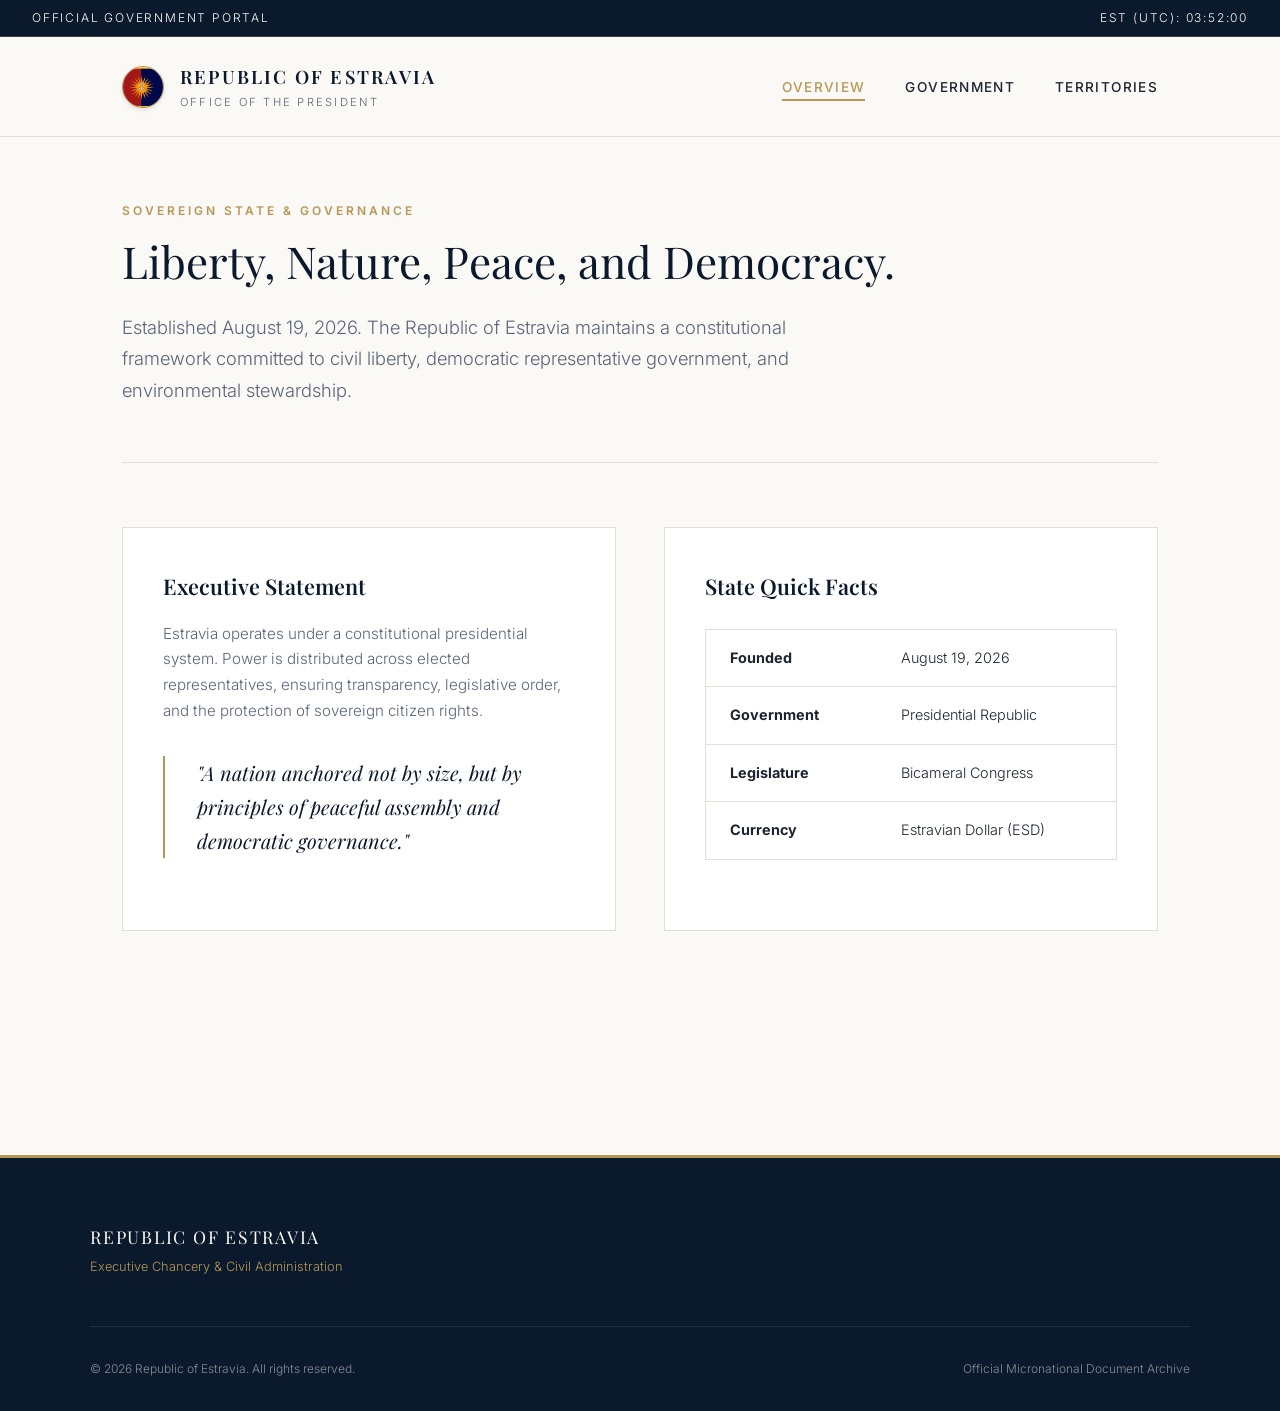
<file: index.html>
<!DOCTYPE html>
<html lang="en">
<head>
    <meta charset="UTF-8">
    <meta name="viewport" content="width=device-width, initial-scale=1.0">
    <title>Republic of Estravia | Executive Portal</title>
    <link rel="icon" type="image/png" href="IMG_2428.png">
    <link rel="preconnect" href="https://fonts.googleapis.com">
    <link rel="preconnect" href="https://fonts.gstatic.com" crossorigin>
    <link href="https://fonts.googleapis.com/css2?family=Inter:wght@300;400;500&family=Playfair+Display:ital,wght@0,400;0,600;1,400&display=swap" rel="stylesheet">
    <link rel="stylesheet" href="style.css">
</head>
<body>

    <div class="top-bar">
        <span>Official Government Portal</span>
        <span id="est-clock">EST (UTC): --:--:--</span>
    </div>

    <header>
        <div class="nav-container">
            <a href="index.html" class="brand">
                <img src="IMG_2429.png" alt="Flag of Estravia" class="nav-flag-icon">
                <div class="brand-text">
                    <h1>Republic of Estravia</h1>
                    <span>Office of the President</span>
                </div>
            </a>
            <nav>
                <ul>
                    <li><a href="index.html">Overview</a></li>
                    <li><a href="government.html">Government</a></li>
                    <li><a href="territories.html">Territories</a></li>
                </ul>
            </nav>
        </div>
    </header>

    <main>
        <section class="hero">
            <div class="kicker">Sovereign State & Governance</div>
            <h2 class="title">Liberty, Nature, Peace, and Democracy.</h2>
            <p class="lead">Established August 19, 2026. The Republic of Estravia maintains a constitutional framework committed to civil liberty, democratic representative government, and environmental stewardship.</p>
        </section>

        <section class="grid-2">
            <div class="panel">
                <h3>Executive Statement</h3>
                <p>Estravia operates under a constitutional presidential system. Power is distributed across elected representatives, ensuring transparency, legislative order, and the protection of sovereign citizen rights.</p>
                <blockquote>"A nation anchored not by size, but by principles of peaceful assembly and democratic governance."</blockquote>
            </div>

            <div class="panel">
                <h3>State Quick Facts</h3>
                <div class="table-container">
                    <table>
                        <tr>
                            <td><strong>Founded</strong></td>
                            <td>August 19, 2026</td>
                        </tr>
                        <tr>
                            <td><strong>Government</strong></td>
                            <td>Presidential Republic</td>
                        </tr>
                        <tr>
                            <td><strong>Legislature</strong></td>
                            <td>Bicameral Congress</td>
                        </tr>
                        <tr>
                            <td><strong>Currency</strong></td>
                            <td>Estravian Dollar (ESD)</td>
                        </tr>
                    </table>
                </div>
            </div>
        </section>

    </main>

    <footer>
        <div class="footer-container">
            <div>
                <div class="footer-brand">REPUBLIC OF ESTRAVIA</div>
                <div class="footer-sub">Executive Chancery & Civil Administration</div>
            </div>
        </div>
        <div class="footer-bottom">
            <span>&copy; 2026 Republic of Estravia. All rights reserved.</span>
            <span>Official Micronational Document Archive</span>
        </div>
    </footer>

    <script src="script.js"></script>
</body>
</html>
</file>
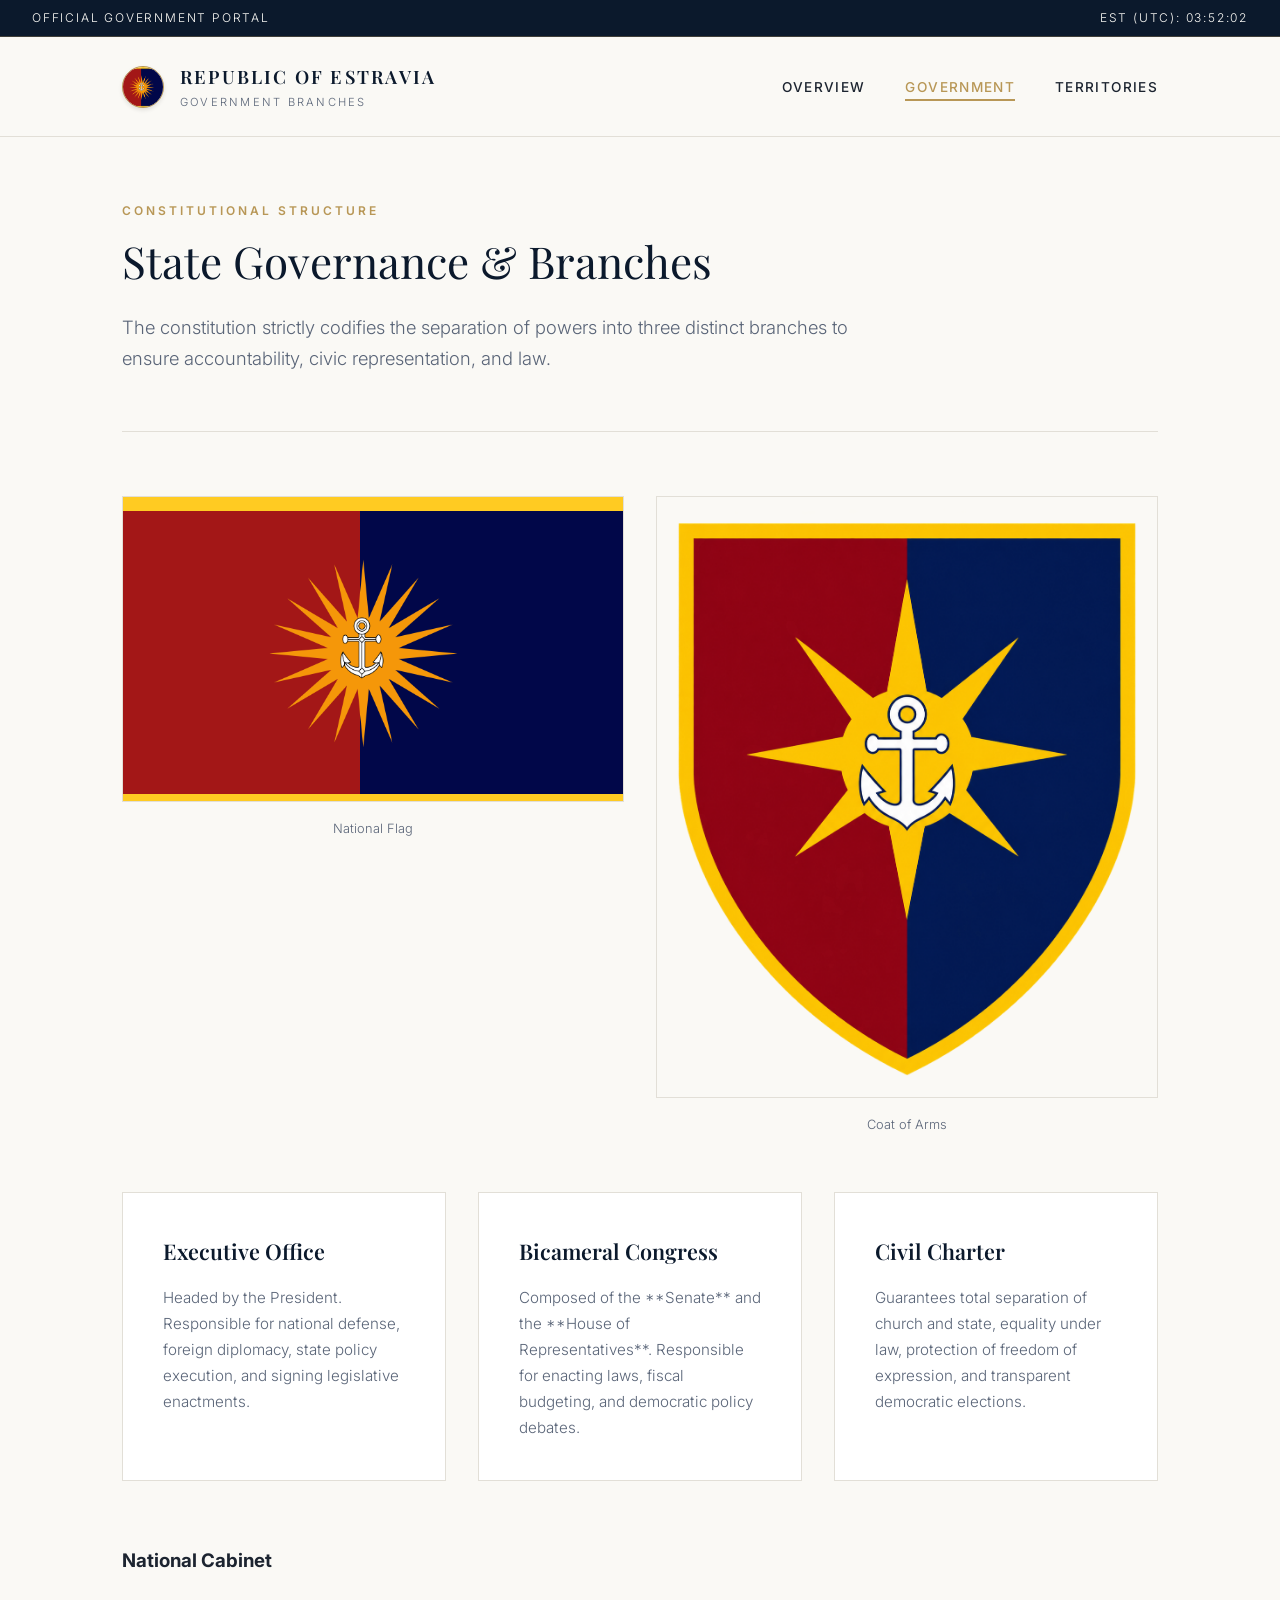
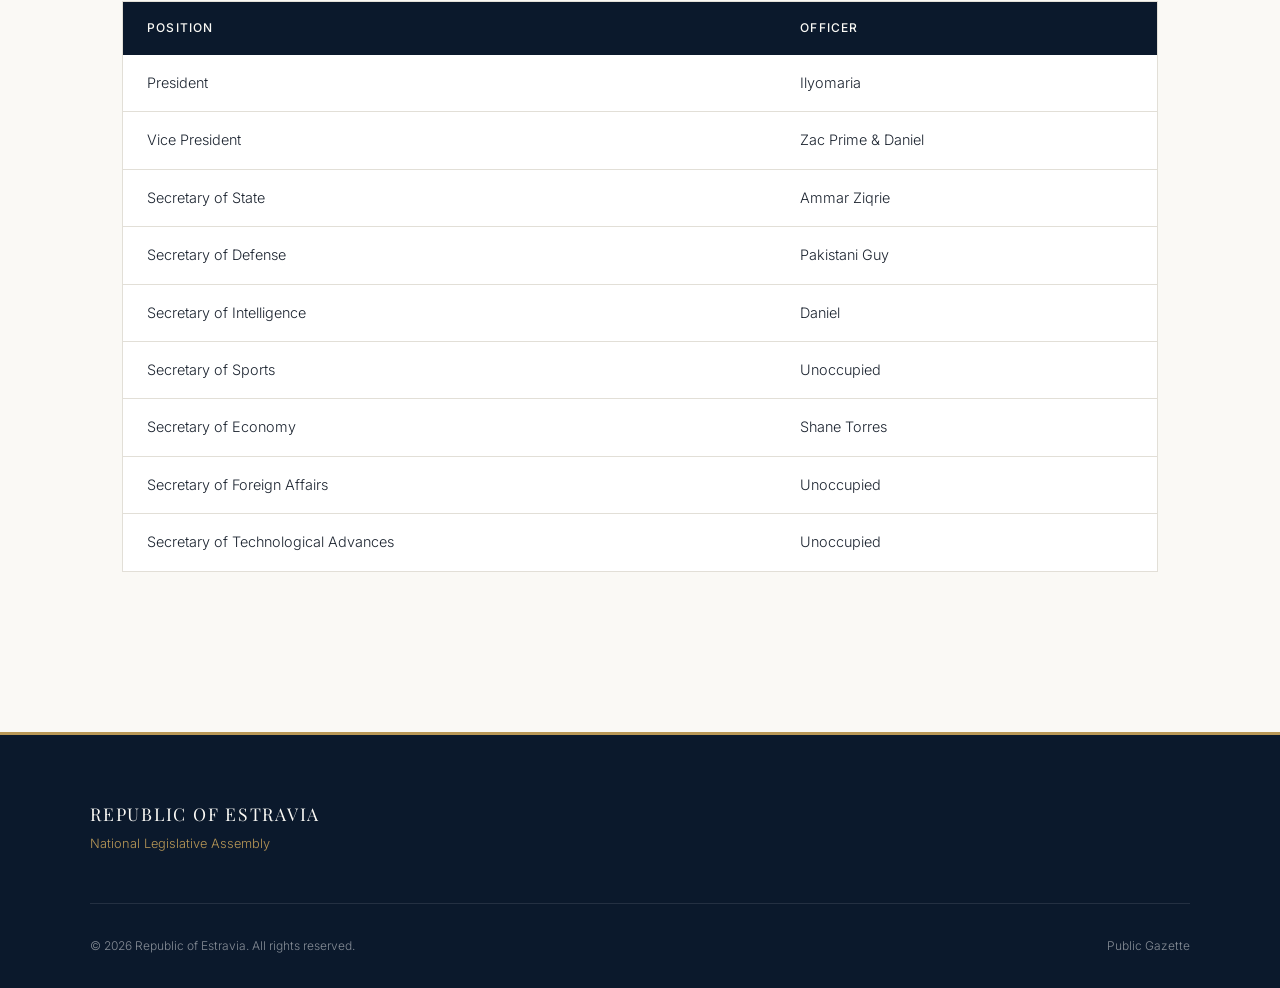
<file: government.html>
<!DOCTYPE html>
<html lang="en">
<head>
    <meta charset="UTF-8">
    <meta name="viewport" content="width=device-width, initial-scale=1.0">
    <title>Government & Governance | Republic of Estravia</title>
    <link rel="icon" type="image/png" href="IMG_2428.png">
    <link rel="preconnect" href="https://fonts.googleapis.com">
    <link rel="preconnect" href="https://fonts.gstatic.com" crossorigin>
    <link href="https://fonts.googleapis.com/css2?family=Inter:wght@300;400;500&family=Playfair+Display:ital,wght@0,400;0,600;1,400&display=swap" rel="stylesheet">
    <link rel="stylesheet" href="style.css">
</head>
<body>

    <div class="top-bar">
        <span>Official Government Portal</span>
        <span id="est-clock">EST (UTC): --:--:--</span>
    </div>

    <header>
        <div class="nav-container">
            <a href="index.html" class="brand">
                <img src="IMG_2429.png" alt="Flag of Estravia" class="nav-flag-icon">
                <div class="brand-text">
                    <h1>Republic of Estravia</h1>
                    <span>Government Branches</span>
                </div>
            </a>
            <nav>
                <ul>
                    <li><a href="index.html">Overview</a></li>
                    <li><a href="government.html">Government</a></li>
                    <li><a href="territories.html">Territories</a></li>
                </ul>
            </nav>
        </div>
    </header>

    <main>
        <section class="hero">
            <div class="kicker">Constitutional Structure</div>
            <h2 class="title">State Governance & Branches</h2>
            <p class="lead">The constitution strictly codifies the separation of powers into three distinct branches to ensure accountability, civic representation, and law.</p>
        </section>
        
        <section class="national-images">
            <div class="image-container">
                <img src="IMG_2429.png" alt="Flag of Estravia">
                <span>National Flag</span>
            </div>
            <div class="image-container">
                <img src="IMG_2428.png" alt="Coat of Arms of Estravia">
                <span>Coat of Arms</span>
            </div>
        </section>

        <section class="grid-3">
            <div class="panel">
                <h3>Executive Office</h3>
                <p>Headed by the President. Responsible for national defense, foreign diplomacy, state policy execution, and signing legislative enactments.</p>
            </div>

            <div class="panel">
                <h3>Bicameral Congress</h3>
                <p>Composed of the **Senate** and the **House of Representatives**. Responsible for enacting laws, fiscal budgeting, and democratic policy debates.</p>
            </div>

            <div class="panel">
                <h3>Civil Charter</h3>
                <p>Guarantees total separation of church and state, equality under law, protection of freedom of expression, and transparent democratic elections.</p>
            </div>
        </section>
        
        <section>
            <h3>National Cabinet</h3>
            <div class="table-container">
                <table>
                    <thead>
                        <tr>
                            <th>Position</th>
                            <th>Officer</th>
                        </tr>
                    </thead>
                    <tbody>
                        <tr><td>President</td><td>Ilyomaria</td></tr>
                        <tr><td>Vice President</td><td>Zac Prime & Daniel</td></tr>
                        <tr><td>Secretary of State</td><td>Ammar Ziqrie</td></tr>
                        <tr><td>Secretary of Defense</td><td>Pakistani Guy</td></tr>
                        <tr><td>Secretary of Intelligence</td><td>Daniel</td></tr>
                        <tr><td>Secretary of Sports</td><td>Unoccupied</td></tr>
                        <tr><td>Secretary of Economy</td><td>Shane Torres</td></tr>
                        <tr><td>Secretary of Foreign Affairs</td><td>Unoccupied</td></tr>
                        <tr><td>Secretary of Technological Advances</td><td>Unoccupied</td></tr>
                    </tbody>
                </table>
            </div>
        </section>

    </main>

    <footer>
        <div class="footer-container">
            <div>
                <div class="footer-brand">REPUBLIC OF ESTRAVIA</div>
                <div class="footer-sub">National Legislative Assembly</div>
            </div>
        </div>
        <div class="footer-bottom">
            <span>&copy; 2026 Republic of Estravia. All rights reserved.</span>
            <span>Public Gazette</span>
        </div>
    </footer>

    <script src="script.js"></script>
</body>
</html>
</file>
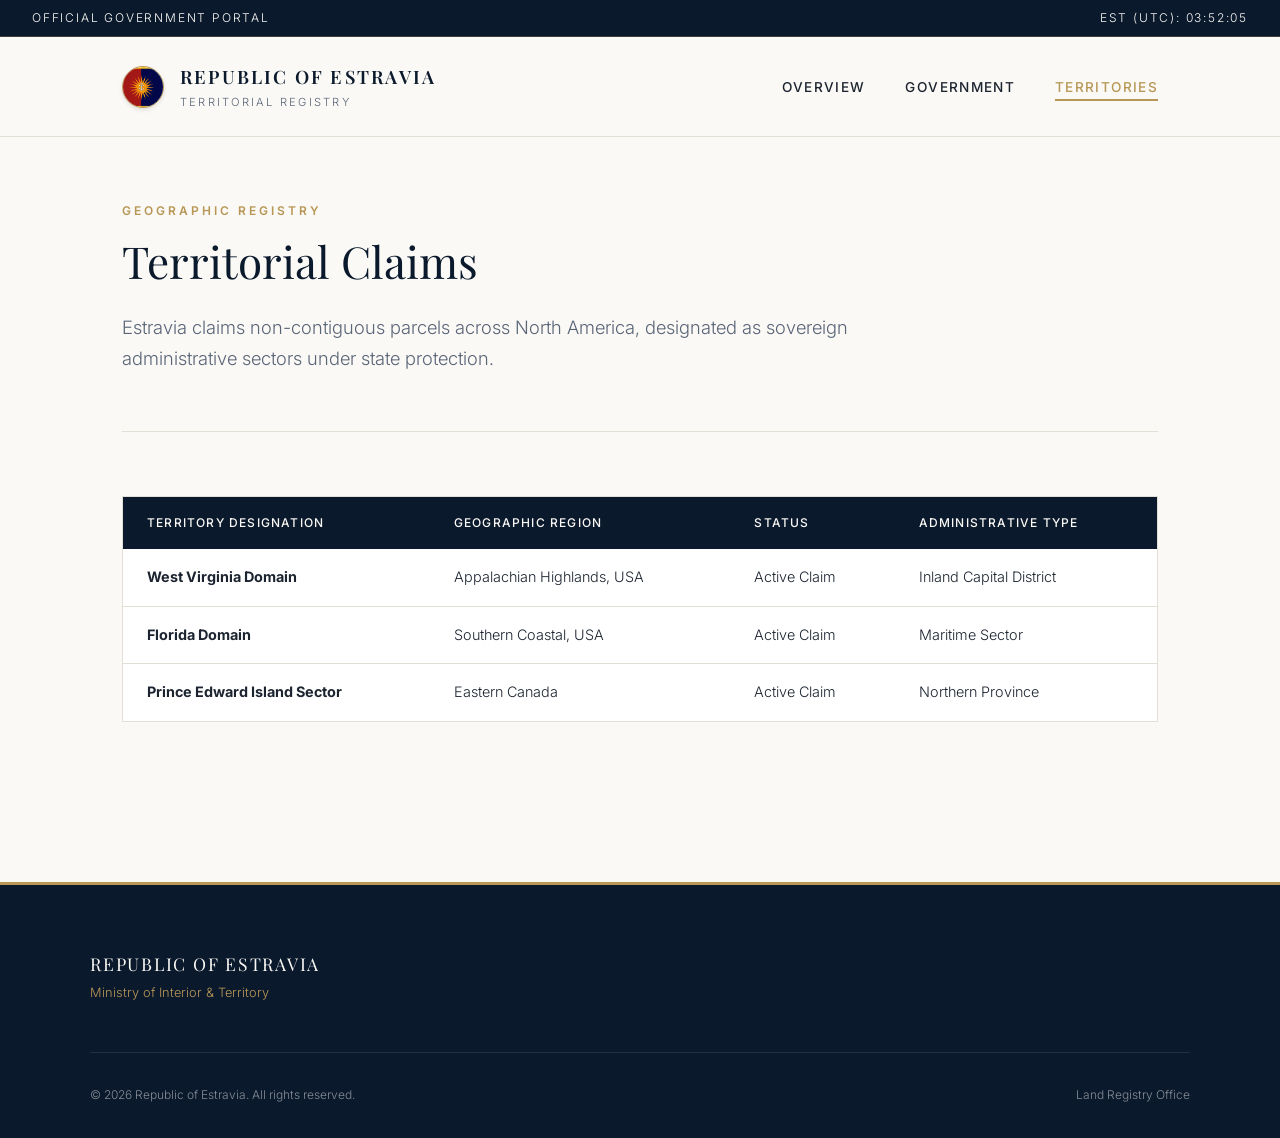
<file: territories.html>
<!DOCTYPE html>
<html lang="en">
<head>
    <meta charset="UTF-8">
    <meta name="viewport" content="width=device-width, initial-scale=1.0">
    <title>Territories & Land Registry | Republic of Estravia</title>
    <link rel="icon" type="image/png" href="IMG_2428.png">
    <link rel="preconnect" href="https://fonts.googleapis.com">
    <link rel="preconnect" href="https://fonts.gstatic.com" crossorigin>
    <link href="https://fonts.googleapis.com/css2?family=Inter:wght@300;400;500&family=Playfair+Display:ital,wght@0,400;0,600;1,400&display=swap" rel="stylesheet">
    <link rel="stylesheet" href="style.css">
</head>
<body>

    <div class="top-bar">
        <span>Official Government Portal</span>
        <span id="est-clock">EST (UTC): --:--:--</span>
    </div>

    <header>
        <div class="nav-container">
            <a href="index.html" class="brand">
                <img src="IMG_2429.png" alt="Flag of Estravia" class="nav-flag-icon">
                <div class="brand-text">
                    <h1>Republic of Estravia</h1>
                    <span>Territorial Registry</span>
                </div>
            </a>
            <nav>
                <ul>
                    <li><a href="index.html">Overview</a></li>
                    <li><a href="government.html">Government</a></li>
                    <li><a href="territories.html">Territories</a></li>
                </ul>
            </nav>
        </div>
    </header>

    <main>
        <section class="hero">
            <div class="kicker">Geographic Registry</div>
            <h2 class="title">Territorial Claims</h2>
            <p class="lead">Estravia claims non-contiguous parcels across North America, designated as sovereign administrative sectors under state protection.</p>
        </section>

        <section>
            <div class="table-container">
                <table>
                    <thead>
                        <tr>
                            <th>Territory Designation</th>
                            <th>Geographic Region</th>
                            <th>Status</th>
                            <th>Administrative Type</th>
                        </tr>
                    </thead>
                    <tbody>
                        <tr>
                            <td><strong>West Virginia Domain</strong></td>
                            <td>Appalachian Highlands, USA</td>
                            <td>Active Claim</td>
                            <td>Inland Capital District</td>
                        </tr>
                        <tr>
                            <td><strong>Florida Domain</strong></td>
                            <td>Southern Coastal, USA</td>
                            <td>Active Claim</td>
                            <td>Maritime Sector</td>
                        </tr>
                        <tr>
                            <td><strong>Prince Edward Island Sector</strong></td>
                            <td>Eastern Canada</td>
                            <td>Active Claim</td>
                            <td>Northern Province</td>
                        </tr>
                    </tbody>
                </table>
            </div>
        </section>
    </main>

    <footer>
        <div class="footer-container">
            <div>
                <div class="footer-brand">REPUBLIC OF ESTRAVIA</div>
                <div class="footer-sub">Ministry of Interior & Territory</div>
            </div>
        </div>
        <div class="footer-bottom">
            <span>&copy; 2026 Republic of Estravia. All rights reserved.</span>
            <span>Land Registry Office</span>
        </div>
    </footer>

    <script src="script.js"></script>
</body>
</html>
</file>
<file: style.css>
:root {
    --color-navy: #0B192C;
    --color-cream: #FAF9F5;
    --color-white: #FFFFFF;
    --color-gold: #B89756;
    --color-gold-light: #EFE8D8;
    --color-text-main: #1C2430;
    --color-text-muted: #5A6578;
    --color-border: #E2DFD7;
    
    --font-serif: 'Playfair Display', 'Georgia', serif;
    --font-sans: 'Inter', -apple-system, BlinkMacSystemFont, sans-serif;
}

* {
    margin: 0;
    padding: 0;
    box-sizing: border-box;
}

body {
    font-family: var(--font-sans);
    background-color: var(--color-cream);
    color: var(--color-text-main);
    line-height: 1.7;
    font-weight: 300;
    -webkit-font-smoothing: antialiased;
}

/* Header & Navigation */
.top-bar {
    background-color: var(--color-navy);
    color: var(--color-cream);
    font-size: 0.75rem;
    letter-spacing: 0.15em;
    text-transform: uppercase;
    padding: 0.5rem 2rem;
    display: flex;
    justify-content: space-between;
    border-bottom: 1px solid rgba(184, 151, 86, 0.3);
}

header {
    background-color: var(--color-cream);
    border-bottom: 1px solid var(--color-border);
    position: sticky;
    top: 0;
    z-index: 100;
}

.nav-container {
    max-width: 1100px;
    margin: 0 auto;
    padding: 1.5rem 2rem;
    display: flex;
    justify-content: space-between;
    align-items: center;
}

.brand {
    text-decoration: none;
    color: var(--color-navy);
    display: flex;
    align-items: center;
    gap: 1rem;
}

/* UPDATED: Circular Flag Logo in Navigation */
.nav-flag-icon {
    width: 42px;
    height: 42px;
    border-radius: 50%;
    border: 1.5px solid var(--color-gold);
    object-fit: cover;
    background-color: var(--color-navy);
    box-shadow: 0 2px 4px rgba(0,0,0,0.1);
}

.brand-text h1 {
    font-family: var(--font-serif);
    font-size: 1.15rem;
    letter-spacing: 0.12em;
    text-transform: uppercase;
    font-weight: 600;
}

.brand-text span {
    font-size: 0.7rem;
    letter-spacing: 0.2em;
    text-transform: uppercase;
    color: var(--color-text-muted);
    display: block;
}

/* Nav Tabs */
nav ul {
    display: flex;
    list-style: none;
    gap: 2.5rem;
}

nav a {
    text-decoration: none;
    color: var(--color-text-main);
    font-size: 0.85rem;
    letter-spacing: 0.1em;
    text-transform: uppercase;
    font-weight: 500;
    padding-bottom: 0.25rem;
    border-bottom: 2px solid transparent;
    transition: all 0.2s ease;
}

nav a:hover, nav a.active {
    color: var(--color-gold);
    border-bottom-color: var(--color-gold);
}

/* Layout Elements */
main {
    max-width: 1100px;
    margin: 0 auto;
    padding: 4rem 2rem;
}

.hero {
    border-bottom: 1px solid var(--color-border);
    padding-bottom: 3.5rem;
    margin-bottom: 4rem;
}

.kicker {
    font-size: 0.75rem;
    letter-spacing: 0.25em;
    text-transform: uppercase;
    color: var(--color-gold);
    font-weight: 600;
    margin-bottom: 0.75rem;
}

h2.title {
    font-family: var(--font-serif);
    font-size: 2.75rem;
    font-weight: 400;
    color: var(--color-navy);
    line-height: 1.25;
    margin-bottom: 1.5rem;
}

.lead {
    font-size: 1.15rem;
    color: var(--color-text-muted);
    max-width: 750px;
    font-weight: 300;
}

.grid-2 {
    display: grid;
    grid-template-columns: 1fr 1fr;
    gap: 3rem;
    margin-bottom: 4rem;
}

.grid-3 {
    display: grid;
    grid-template-columns: repeat(3, 1fr);
    gap: 2rem;
    margin-bottom: 4rem;
}

.panel {
    background: var(--color-white);
    border: 1px solid var(--color-border);
    padding: 2.5rem;
}

.panel h3 {
    font-family: var(--font-serif);
    font-size: 1.35rem;
    color: var(--color-navy);
    margin-bottom: 1rem;
    font-weight: 600;
}

.panel p {
    color: var(--color-text-muted);
    font-size: 0.95rem;
}

/* Data Tables */
.table-container {
    background: var(--color-white);
    border: 1px solid var(--color-border);
    margin-top: 1.5rem;
}

table {
    width: 100%;
    border-collapse: collapse;
    text-align: left;
    font-size: 0.9rem;
}

th {
    background-color: var(--color-navy);
    color: var(--color-cream);
    font-family: var(--font-sans);
    font-weight: 500;
    text-transform: uppercase;
    font-size: 0.75rem;
    letter-spacing: 0.1em;
    padding: 1rem 1.5rem;
}

td {
    padding: 1rem 1.5rem;
    border-bottom: 1px solid var(--color-border);
    color: var(--color-text-main);
}

tr:last-child td {
    border-bottom: none;
}

blockquote {
    border-left: 2px solid var(--color-gold);
    padding-left: 2rem;
    margin: 2rem 0;
    font-family: var(--font-serif);
    font-size: 1.25rem;
    font-style: italic;
    color: var(--color-navy);
}

/* National Emblem Section */
.national-images {
    display: flex;
    gap: 2rem;
    margin-bottom: 3.5rem;
}

.image-container {
    flex: 1;
    text-align: center;
}

.image-container img {
    max-width: 100%;
    height: auto;
    border: 1px solid var(--color-border);
}

.image-container span {
    display: block;
    margin-top: 0.5rem;
    font-size: 0.8rem;
    color: var(--color-text-muted);
}

/* Footer */
footer {
    background-color: var(--color-navy);
    color: var(--color-cream);
    padding: 4rem 2rem 2rem;
    margin-top: 6rem;
    border-top: 3px solid var(--color-gold);
}

.footer-container {
    max-width: 1100px;
    margin: 0 auto;
    display: flex;
    justify-content: space-between;
    align-items: flex-start;
    padding-bottom: 3rem;
    border-bottom: 1px solid rgba(255, 255, 255, 0.1);
}

.footer-brand {
    font-family: var(--font-serif);
    font-size: 1.1rem;
    letter-spacing: 0.1em;
}

.footer-sub {
    font-size: 0.8rem;
    color: var(--color-gold);
    margin-top: 0.25rem;
}

.footer-bottom {
    max-width: 1100px;
    margin: 2rem auto 0;
    display: flex;
    justify-content: space-between;
    font-size: 0.75rem;
    color: rgba(255, 255, 255, 0.5);
}

@media (max-width: 768px) {
    .grid-2, .grid-3 { grid-template-columns: 1fr; gap: 1.5rem; }
    .nav-container { flex-direction: column; gap: 1.5rem; align-items: flex-start; }
    nav ul { gap: 1.25rem; }
    h2.title { font-size: 2rem; }
    .national-images { flex-direction: column; }
}
</file>
